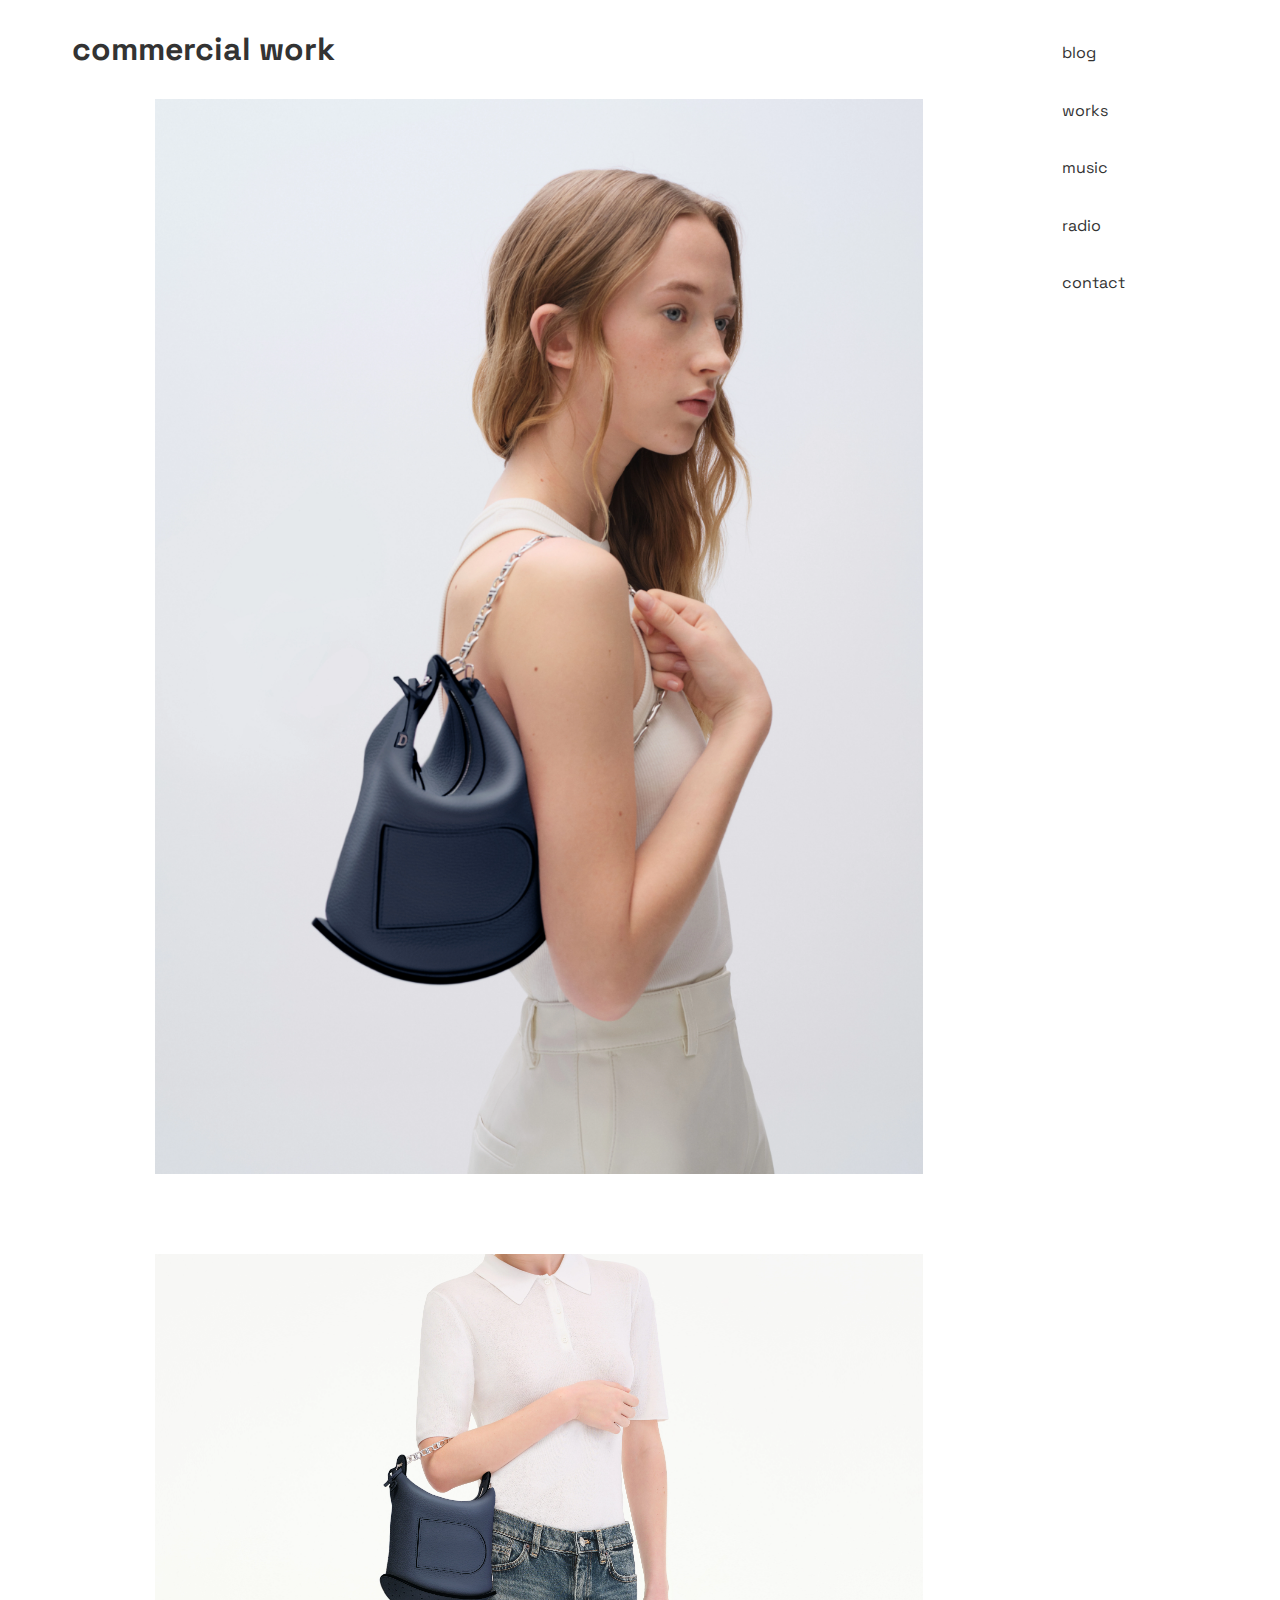
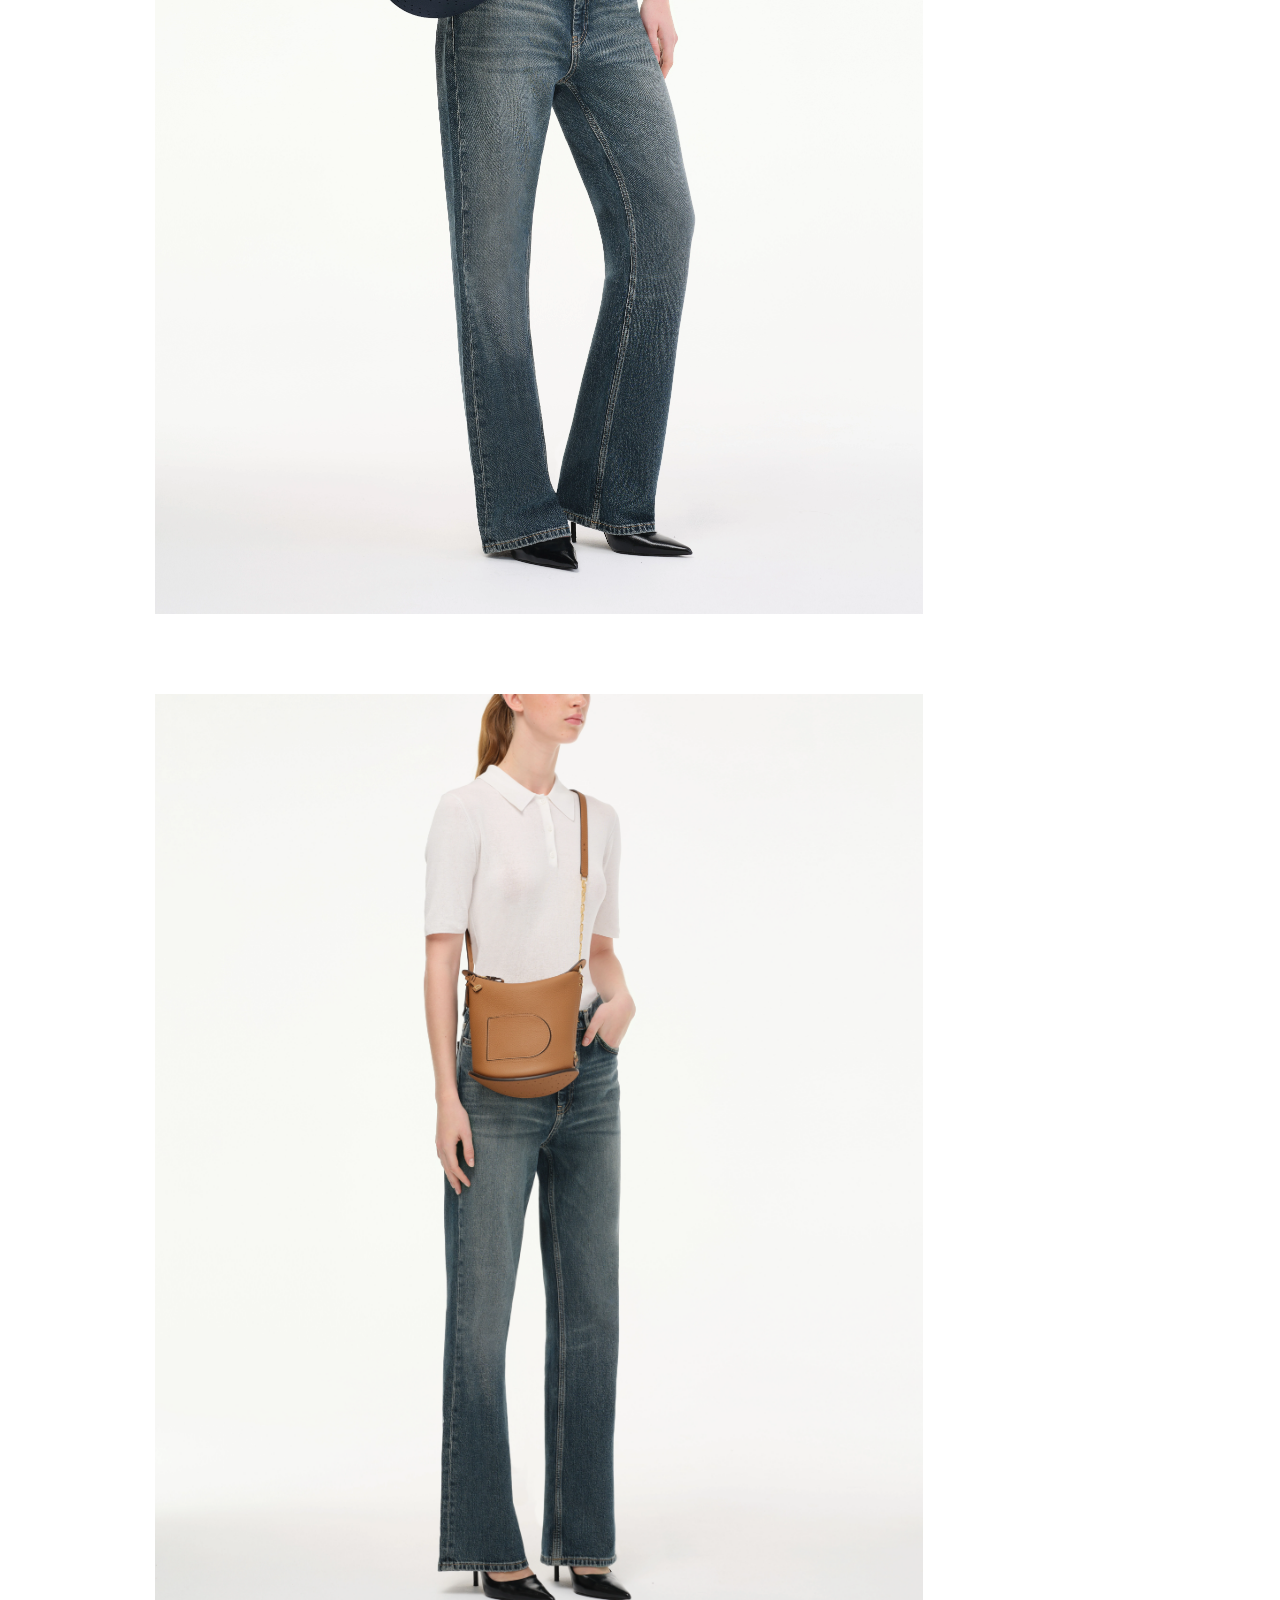
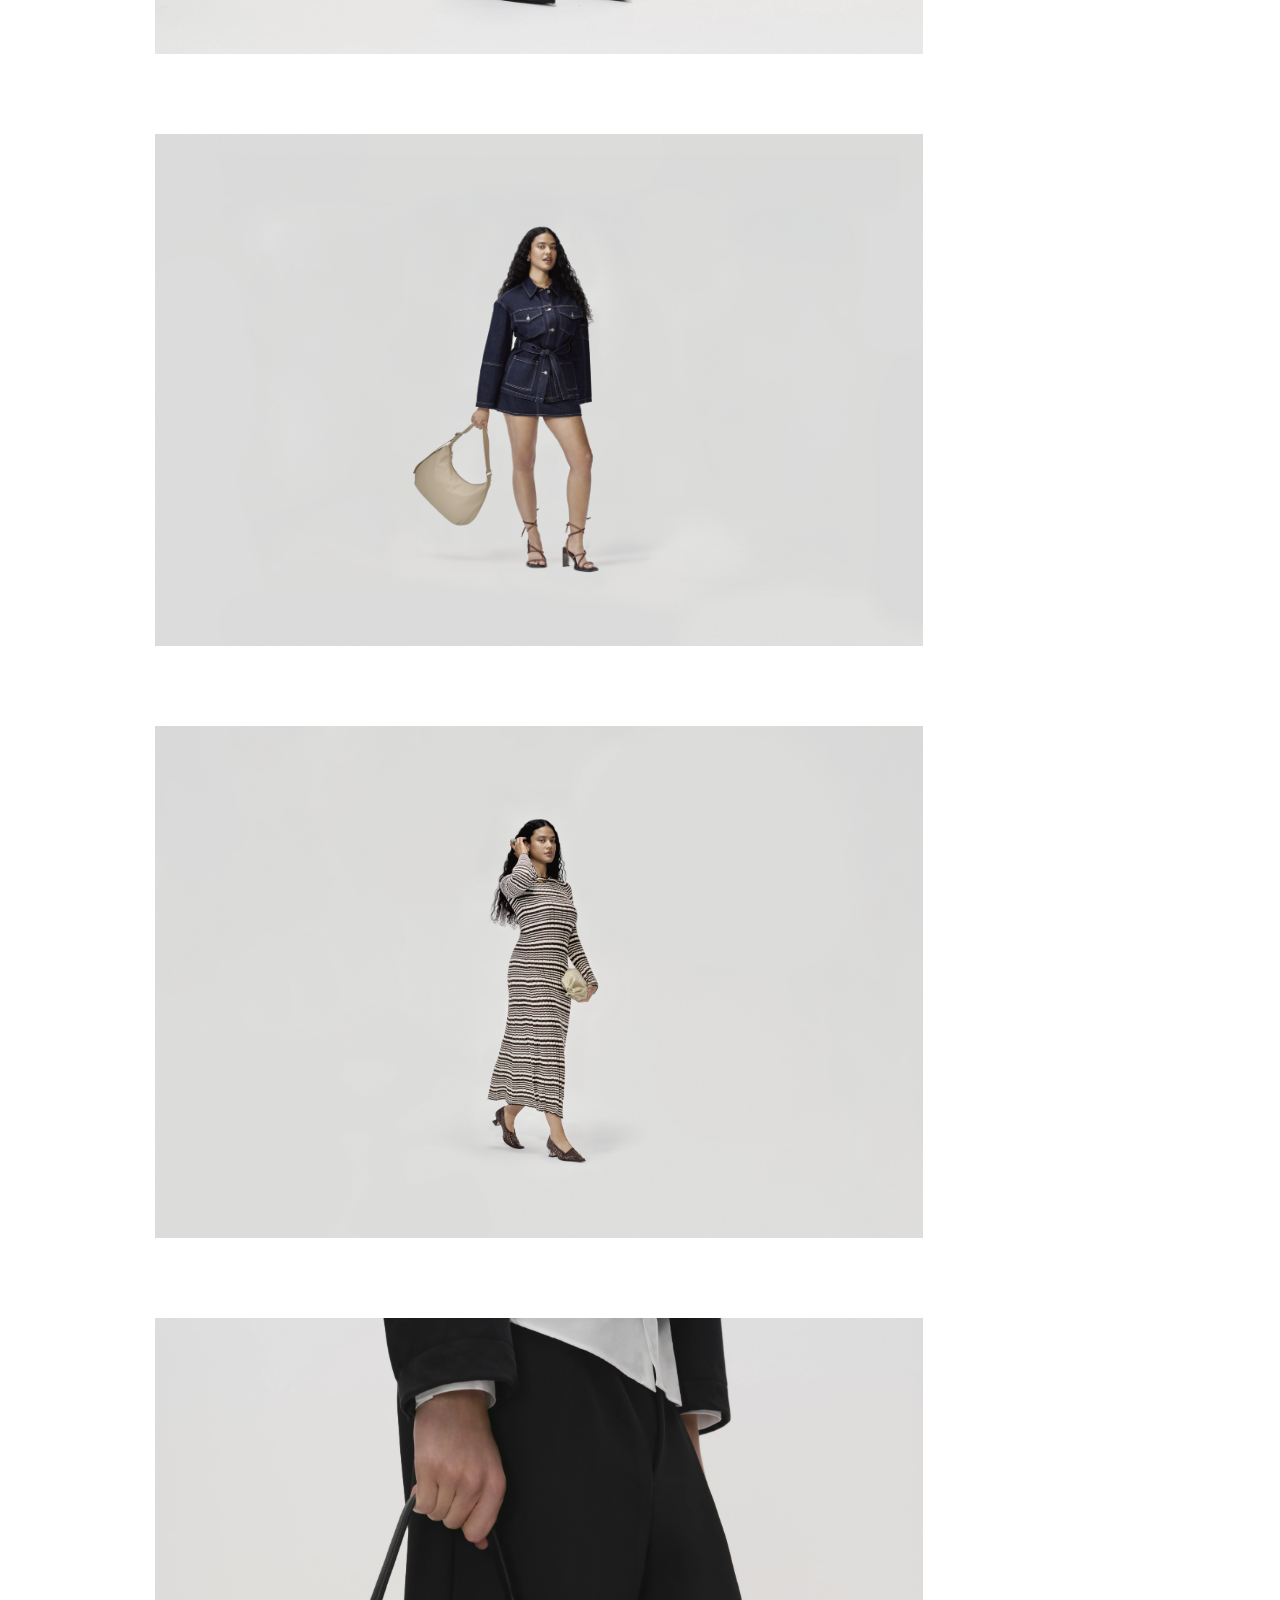
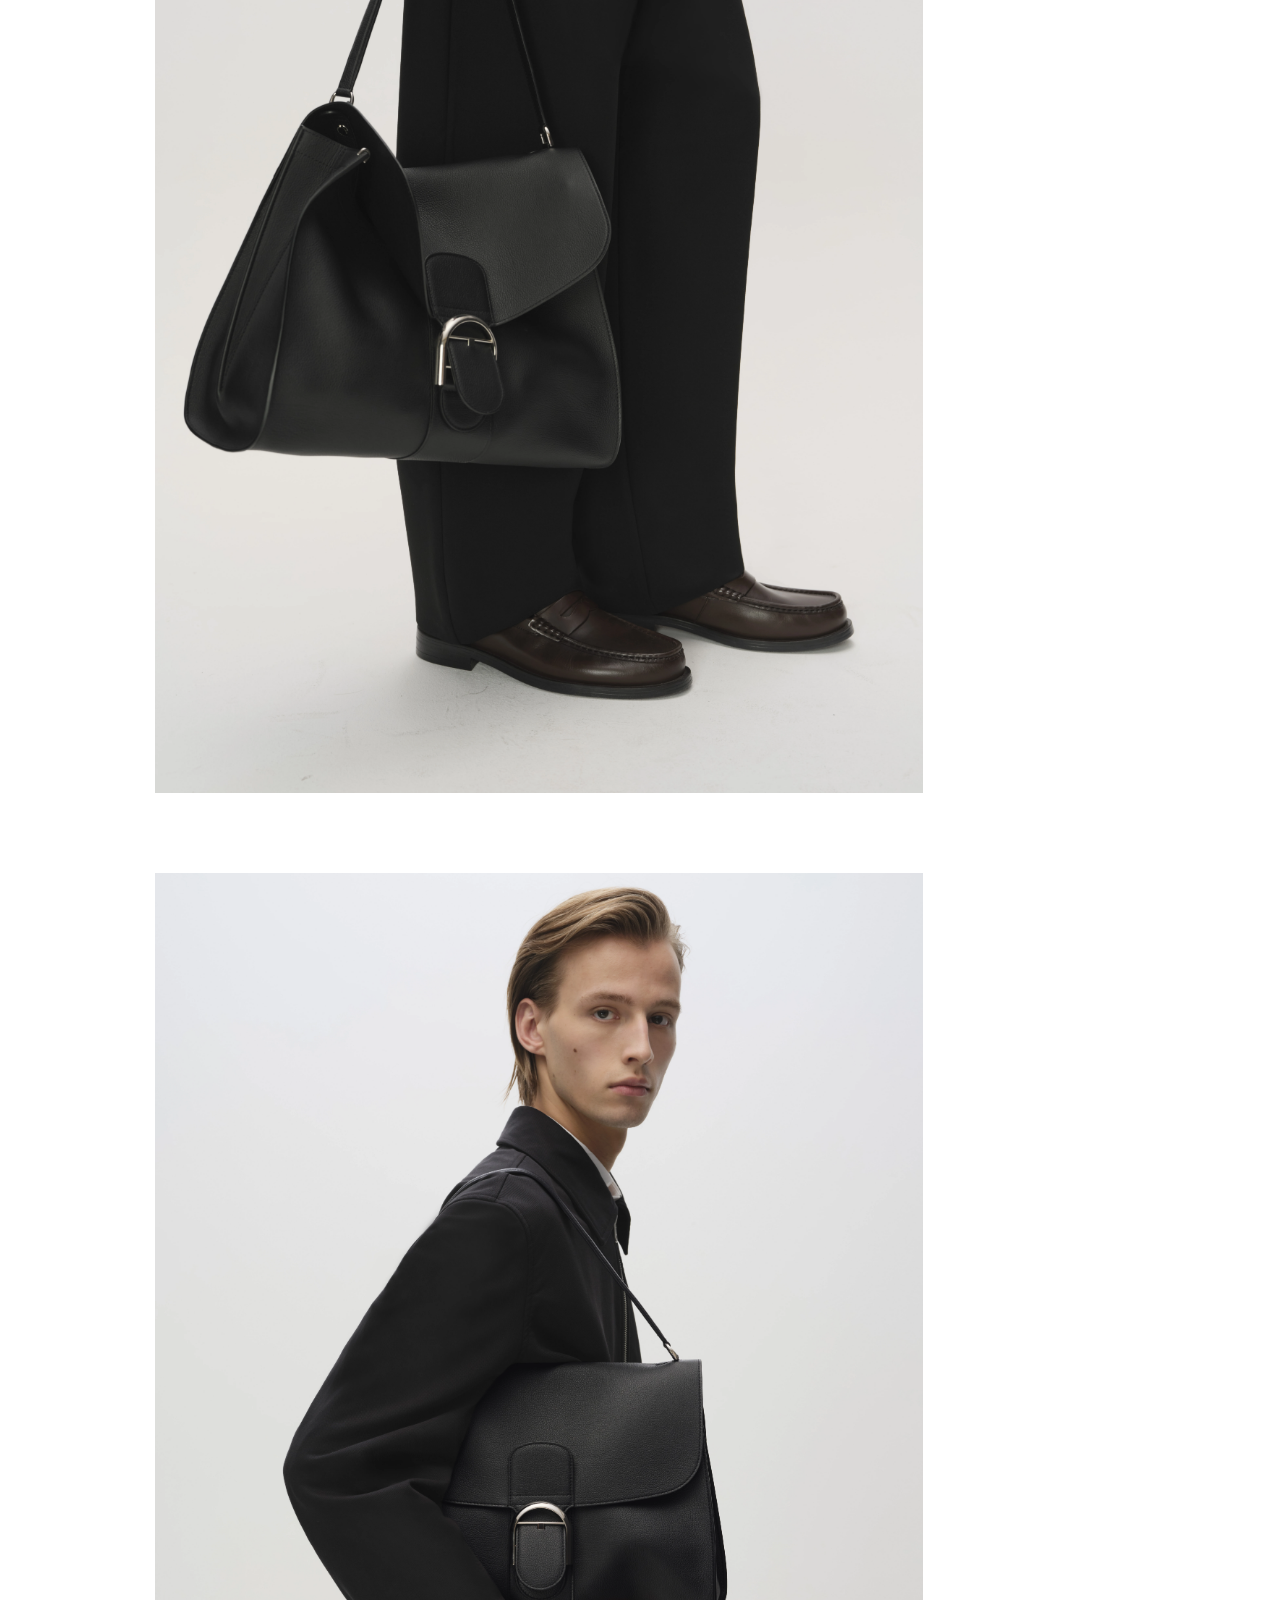
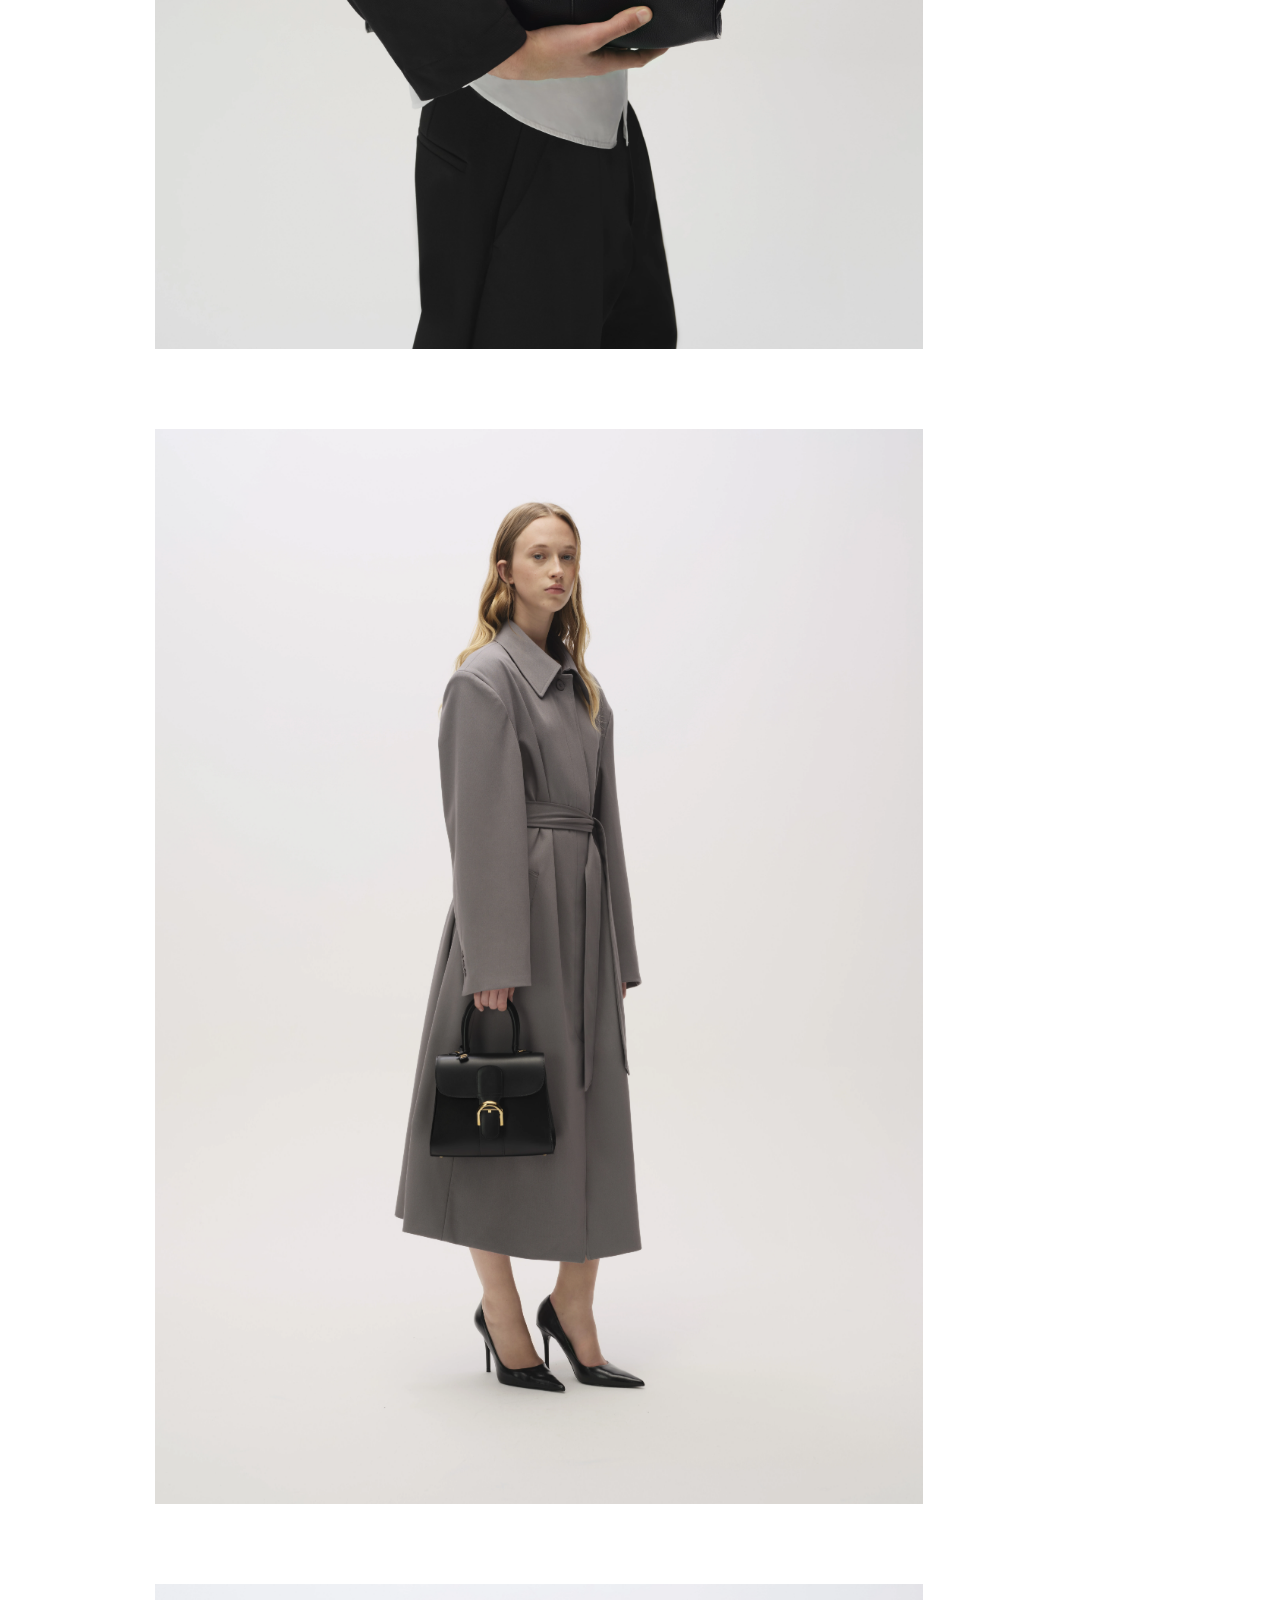
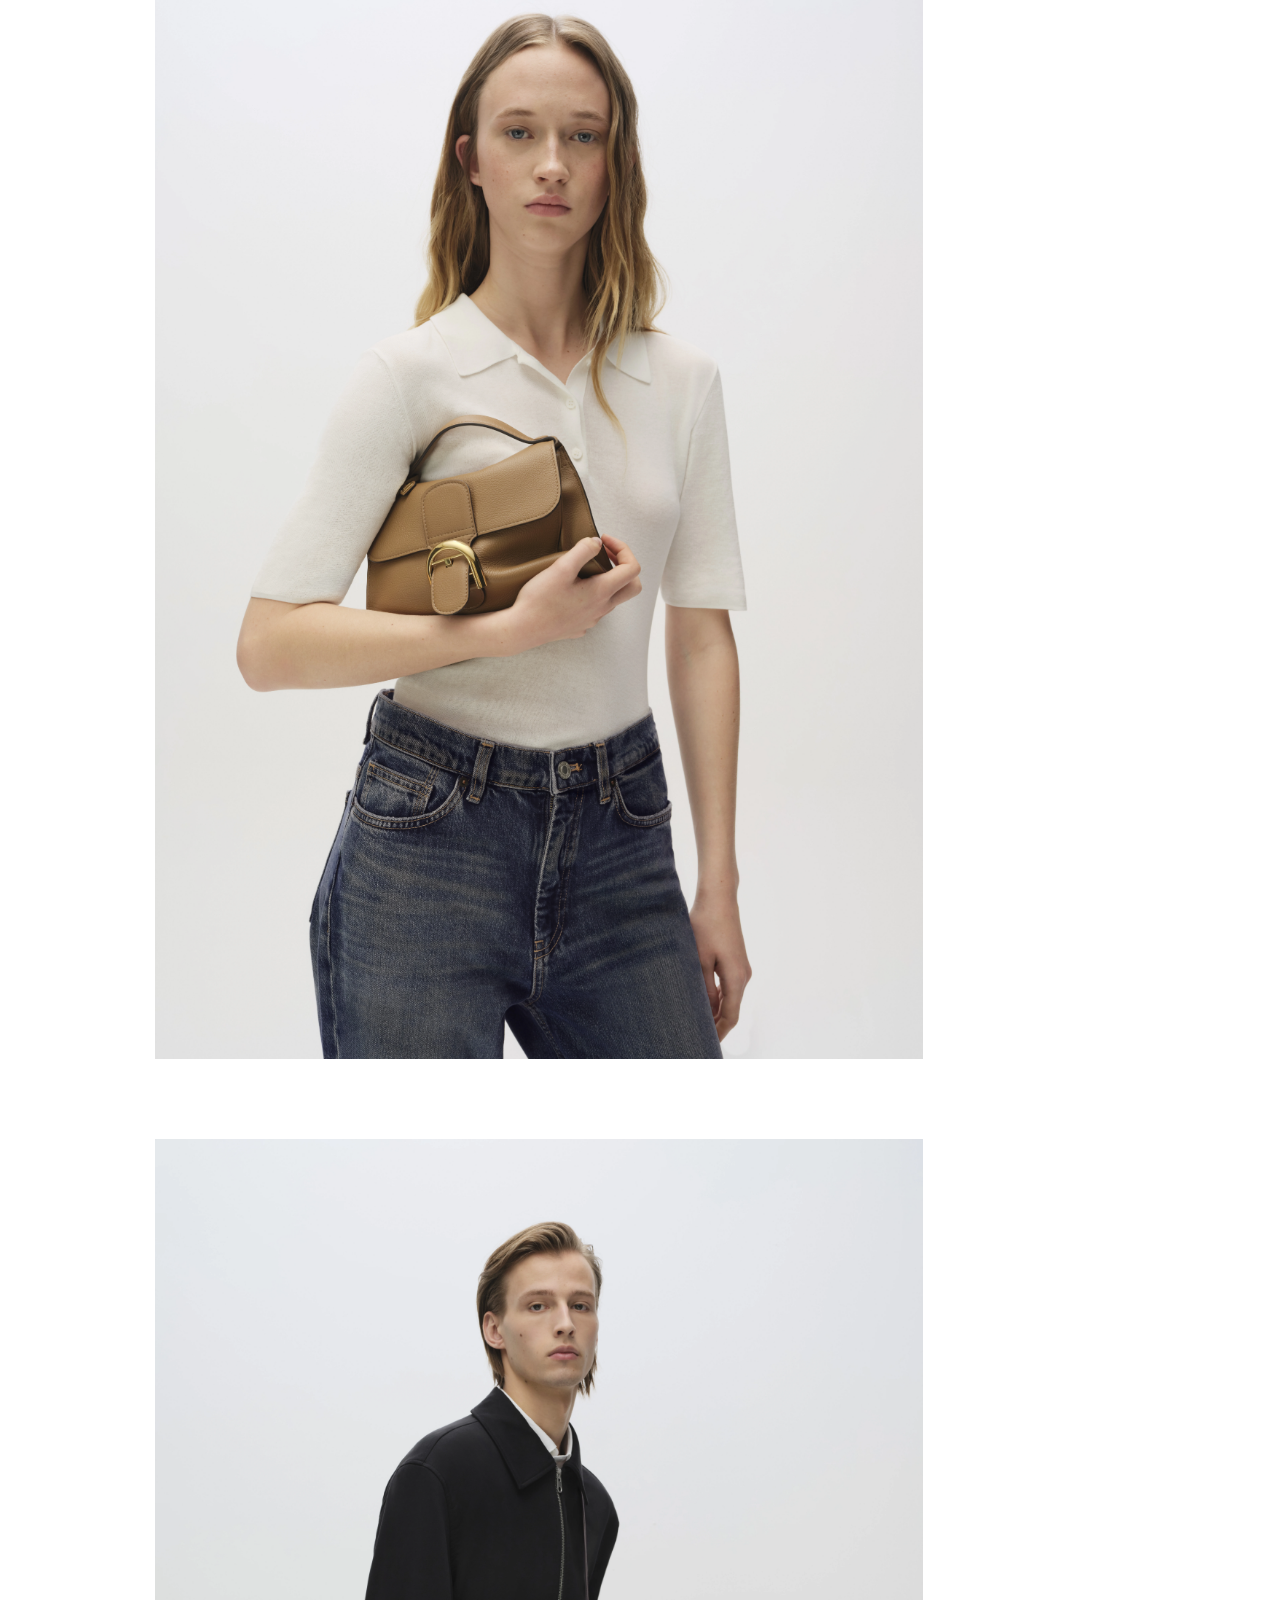
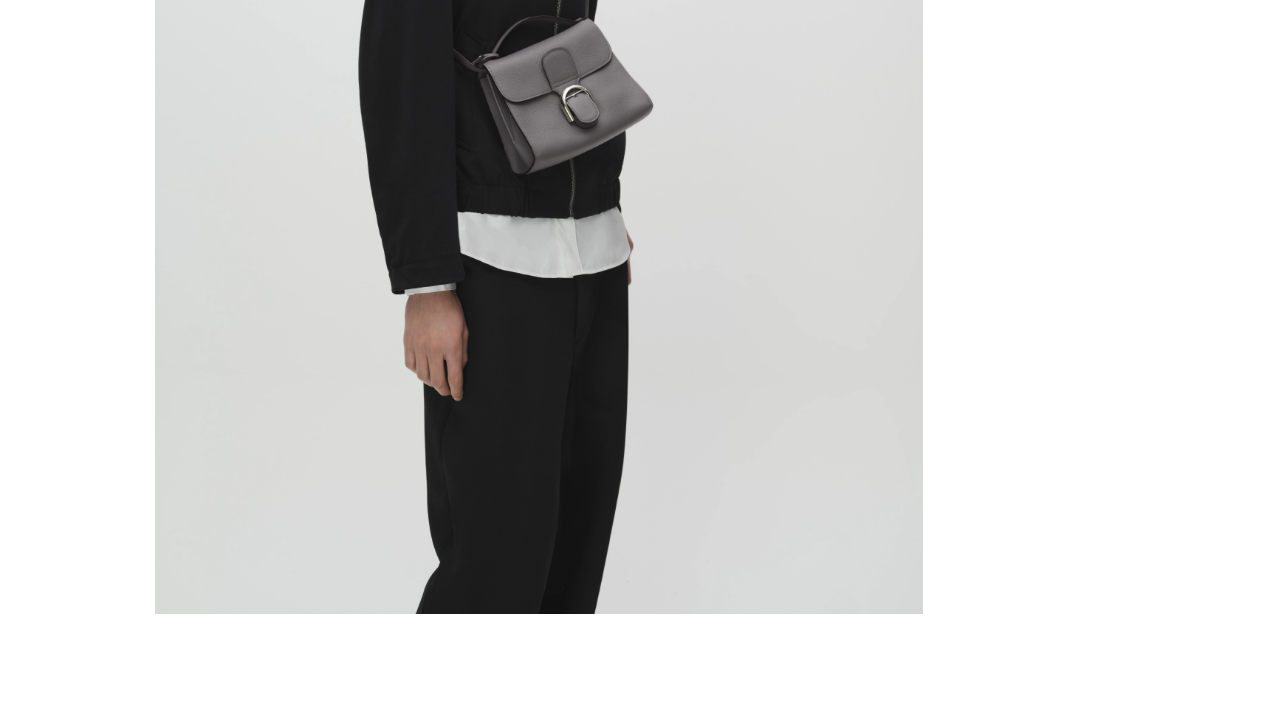
<file: commercial.html>
<!DOCTYPE html>
<html lang="en">
<head>
    <meta charset="UTF-8">
    <meta name="viewport" content="width=device-width, initial-scale=1.0">
    <title>commercial work - jonas</title>
    <link rel="stylesheet" href="styles.css">
    <link rel="stylesheet" href="sidebar.css">
</head>
<body>
    <div class="container">
        <nav class="sidebar">
            <ul>
                <li><a href="index.html#blog">blog</a></li>
                <li><a href="works.html">works</a></li>
                <li><a href="music.html">music</a></li>
                <li><a href="radio.html">radio</a></li>
                <li><a href="contact.html">contact</a></li>
            </ul>
        </nav>

        <main class="content">
            <section class="works-section">
                <h2>commercial work</h2>
                <div id="commercial-posts" class="blog-container">
                    <div class="blog-post">
                        <img src="commercial_webp/00001 Elevated_Pin Twist Taurillon Soft_Guimauve_0044.webp" alt="Elevated Pin Twist Taurillon Soft Guimauve">
                    </div>
                    <div class="blog-post">
                        <img src="commercial_webp/00002 Pin Twist Taurillon Soft_Mistral_0373.webp" alt="Pin Twist Taurillon Soft Mistral">
                    </div>
                    <div class="blog-post">
                        <img src="commercial_webp/00003 Pin Twist Taurillon Soft_Vegetal_0033.webp" alt="Pin Twist Taurillon Soft Vegetal">
                    </div>
                    <div class="blog-post">
                        <img src="commercial_webp/00007 Retouch_for_NewLayer_Zalando_1.webp" alt="Retouch for NewLayer Zalando 1">
                    </div>
                    <div class="blog-post">
                        <img src="commercial_webp/00008 Retouch_for_NewLayer_Zalando_2.webp" alt="Retouch for NewLayer Zalando 2">
                    </div>
                    <div class="blog-post">
                        <img src="commercial_webp/00010 Retouch_for_VictorPattyn_1.webp" alt="Retouch for VictorPattyn 1">
                    </div>
                    <div class="blog-post">
                        <img src="commercial_webp/00011 Retouch_for_VictorPattyn_2.webp" alt="Retouch for VictorPattyn 2">
                    </div>
                    <div class="blog-post">
                        <img src="commercial_webp/00012 Retouch_for_VictorPattyn_3.webp" alt="Retouch for VictorPattyn 3">
                    </div>
                    <div class="blog-post">
                        <img src="commercial_webp/00013 Retouch_for_VictorPattyn_4.webp" alt="Retouch for VictorPattyn 4">
                    </div>
                    <div class="blog-post">
                        <img src="commercial_webp/00014 Retouch_for_VictorPattyn_5.webp" alt="Retouch for VictorPattyn 5">
                    </div>
                </div>
            </section>
        </main>
    </div>
</body>
</html>
</file>
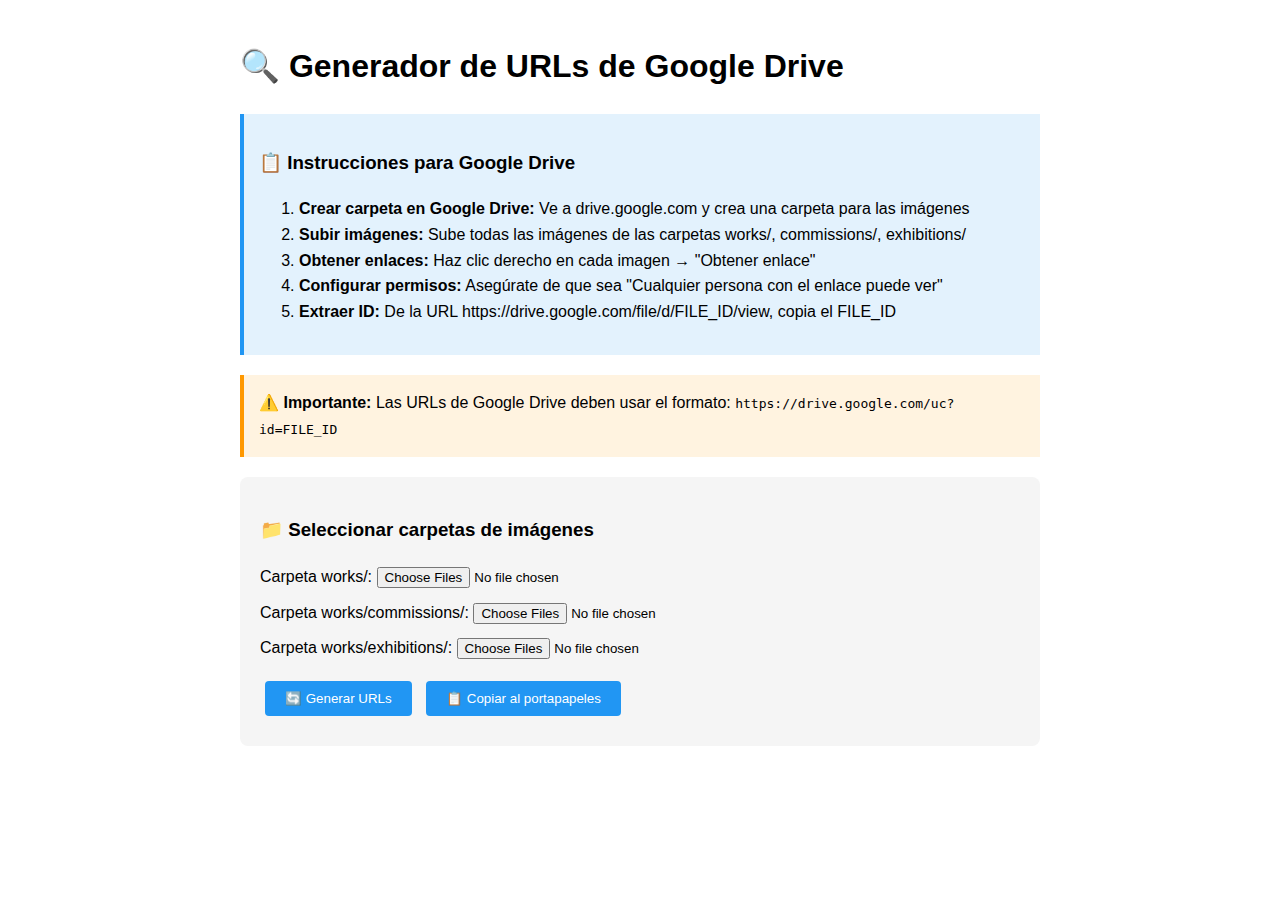
<file: generate_drive_urls.html>
<!DOCTYPE html>
<html lang="es">
<head>
    <meta charset="UTF-8">
    <meta name="viewport" content="width=device-width, initial-scale=1.0">
    <title>Generador de URLs de Google Drive</title>
    <style>
        body {
            font-family: Arial, sans-serif;
            max-width: 800px;
            margin: 0 auto;
            padding: 20px;
            line-height: 1.6;
        }
        .container {
            background: #f5f5f5;
            padding: 20px;
            border-radius: 8px;
            margin: 20px 0;
        }
        .instructions {
            background: #e3f2fd;
            border-left: 4px solid #2196f3;
            padding: 15px;
            margin: 20px 0;
        }
        .warning {
            background: #fff3e0;
            border-left: 4px solid #ff9800;
            padding: 15px;
            margin: 20px 0;
        }
        .url-output {
            background: #f1f8e9;
            border: 1px solid #4caf50;
            padding: 15px;
            border-radius: 4px;
            margin: 20px 0;
            white-space: pre-wrap;
            font-family: monospace;
            font-size: 12px;
        }
        button {
            background: #2196f3;
            color: white;
            border: none;
            padding: 10px 20px;
            border-radius: 4px;
            cursor: pointer;
            margin: 10px 5px;
        }
        button:hover {
            background: #1976d2;
        }
        .file-input {
            margin: 10px 0;
        }
        .section {
            margin: 20px 0;
            padding: 15px;
            border: 1px solid #ddd;
            border-radius: 4px;
        }
        .section h3 {
            margin-top: 0;
            color: #333;
        }
        .image-list {
            display: grid;
            grid-template-columns: repeat(auto-fill, minmax(200px, 1fr));
            gap: 10px;
            margin: 10px 0;
        }
        .image-item {
            background: white;
            padding: 10px;
            border-radius: 4px;
            border: 1px solid #ddd;
        }
        .image-item input {
            width: 100%;
            margin: 5px 0;
            padding: 5px;
            border: 1px solid #ccc;
            border-radius: 2px;
        }
        .copy-btn {
            background: #4caf50;
            font-size: 11px;
            padding: 5px 10px;
        }
    </style>
</head>
<body>
    <h1>🔍 Generador de URLs de Google Drive</h1>
    
    <div class="instructions">
        <h3>📋 Instrucciones para Google Drive</h3>
        <ol>
            <li><strong>Crear carpeta en Google Drive:</strong> Ve a drive.google.com y crea una carpeta para las imágenes</li>
            <li><strong>Subir imágenes:</strong> Sube todas las imágenes de las carpetas works/, commissions/, exhibitions/</li>
            <li><strong>Obtener enlaces:</strong> Haz clic derecho en cada imagen → "Obtener enlace"</li>
            <li><strong>Configurar permisos:</strong> Asegúrate de que sea "Cualquier persona con el enlace puede ver"</li>
            <li><strong>Extraer ID:</strong> De la URL https://drive.google.com/file/d/FILE_ID/view, copia el FILE_ID</li>
        </ol>
    </div>

    <div class="warning">
        <strong>⚠️ Importante:</strong> Las URLs de Google Drive deben usar el formato: <code>https://drive.google.com/uc?id=FILE_ID</code>
    </div>

    <div class="container">
        <h3>📁 Seleccionar carpetas de imágenes</h3>
        <div class="file-input">
            <label for="worksFolder">Carpeta works/:</label>
            <input type="file" id="worksFolder" webkitdirectory directory multiple>
        </div>
        <div class="file-input">
            <label for="commissionsFolder">Carpeta works/commissions/:</label>
            <input type="file" id="commissionsFolder" webkitdirectory directory multiple>
        </div>
        <div class="file-input">
            <label for="exhibitionsFolder">Carpeta works/exhibitions/:</label>
            <input type="file" id="exhibitionsFolder" webkitdirectory directory multiple>
        </div>
        
        <button onclick="generateURLs()">🔄 Generar URLs</button>
        <button onclick="copyToClipboard()">📋 Copiar al portapapeles</button>
    </div>

    <div id="urlOutput" class="url-output" style="display: none;"></div>

    <div id="sectionsContainer"></div>

    <script>
        let generatedURLs = '';

        function generateURLs() {
            const sections = {
                'works': document.getElementById('worksFolder').files,
                'commissions': document.getElementById('commissionsFolder').files,
                'exhibitions': document.getElementById('exhibitionsFolder').files
            };

            let output = '=== URLs para Google Sheets (Google Drive) ===\n\n';
            output += 'Date | Title | Content | Image URL | Section\n';
            output += '-----|-------|---------|-----------|--------\n';

            let sectionsHTML = '';

            for (const [sectionName, files] of Object.entries(sections)) {
                if (files.length > 0) {
                    sectionsHTML += `<div class="section">
                        <h3>📂 ${sectionName.toUpperCase()}</h3>
                        <div class="image-list">`;

                    for (let file of files) {
                        if (file.type.startsWith('image/')) {
                            const fileName = file.name;
                            const title = fileName.replace(/\.[^/.]+$/, '').replace(/_/g, ' ').replace(/\b\w/g, l => l.toUpperCase());
                            
                            output += ` | ${title} | Descripción | https://drive.google.com/uc?id=FILE_ID | ${sectionName}\n`;

                            sectionsHTML += `
                                <div class="image-item">
                                    <strong>${fileName}</strong><br>
                                    <input type="text" placeholder="Pega el FILE_ID aquí" 
                                           onchange="updateURL(this, '${fileName}', '${sectionName}')">
                                    <br>
                                    <small>URL: <span id="url-${fileName}">https://drive.google.com/uc?id=FILE_ID</span></small>
                                    <br>
                                    <button class="copy-btn" onclick="copyURL('${fileName}')">Copiar URL</button>
                                </div>`;
                        }
                    }

                    sectionsHTML += `</div></div>`;
                }
            }

            generatedURLs = output;
            document.getElementById('urlOutput').textContent = output;
            document.getElementById('urlOutput').style.display = 'block';
            document.getElementById('sectionsContainer').innerHTML = sectionsHTML;
        }

        function updateURL(input, fileName, section) {
            const fileId = input.value.trim();
            const url = fileId ? `https://drive.google.com/uc?id=${fileId}` : 'https://drive.google.com/uc?id=FILE_ID';
            document.getElementById(`url-${fileName}`).textContent = url;
        }

        function copyURL(fileName) {
            const url = document.getElementById(`url-${fileName}`).textContent;
            navigator.clipboard.writeText(url).then(() => {
                alert('URL copiada al portapapeles');
            });
        }

        function copyToClipboard() {
            if (generatedURLs) {
                navigator.clipboard.writeText(generatedURLs).then(() => {
                    alert('URLs copiadas al portapapeles');
                });
            } else {
                alert('Primero genera las URLs');
            }
        }
    </script>
</body>
</html>
</file>
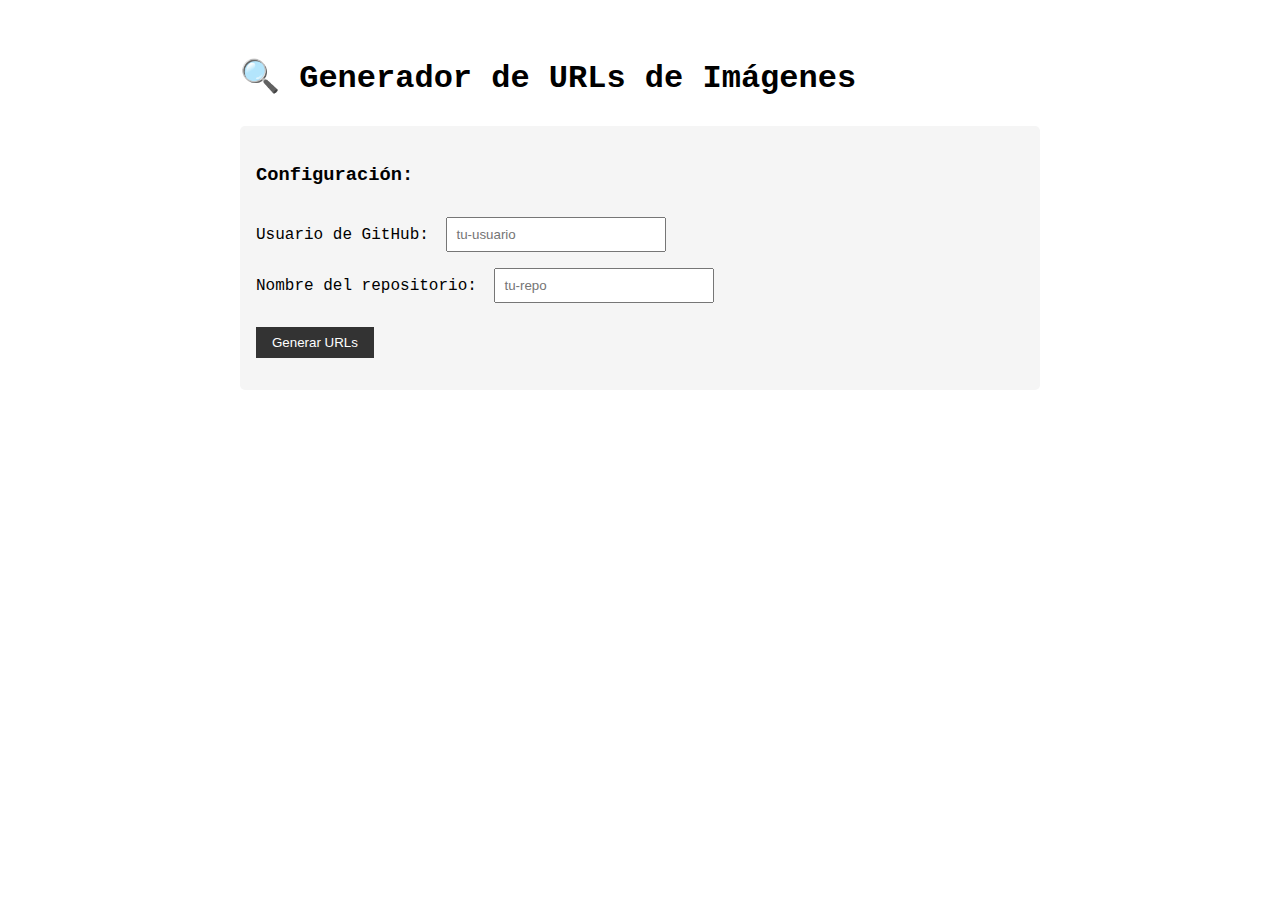
<file: generate_urls.html>
<!DOCTYPE html>
<html lang="en">
<head>
    <meta charset="UTF-8">
    <meta name="viewport" content="width=device-width, initial-scale=1.0">
    <title>Generador de URLs de Imágenes</title>
    <style>
        body {
            font-family: 'Courier New', monospace;
            max-width: 800px;
            margin: 0 auto;
            padding: 2rem;
            line-height: 1.6;
        }
        .config {
            background: #f5f5f5;
            padding: 1rem;
            margin-bottom: 2rem;
            border-radius: 5px;
        }
        input {
            width: 200px;
            padding: 0.5rem;
            margin: 0.5rem;
        }
        button {
            background: #333;
            color: white;
            padding: 0.5rem 1rem;
            border: none;
            cursor: pointer;
            margin: 1rem 0;
        }
        button:hover {
            background: #555;
        }
        .output {
            background: #f9f9f9;
            padding: 1rem;
            border-radius: 5px;
            white-space: pre-wrap;
            font-size: 0.9rem;
        }
        .copy-btn {
            background: #28a745;
            margin-left: 1rem;
        }
    </style>
</head>
<body>
    <h1>🔍 Generador de URLs de Imágenes</h1>
    
    <div class="config">
        <h3>Configuración:</h3>
        <label>Usuario de GitHub: <input type="text" id="githubUser" placeholder="tu-usuario"></label><br>
        <label>Nombre del repositorio: <input type="text" id="repoName" placeholder="tu-repo"></label><br>
        <button onclick="generateURLs()">Generar URLs</button>
    </div>
    
    <div id="output" class="output" style="display: none;"></div>
    
    <script>
        function generateURLs() {
            const githubUser = document.getElementById('githubUser').value;
            const repoName = document.getElementById('repoName').value;
            
            if (!githubUser || !repoName) {
                alert('Por favor, completa los campos de configuración');
                return;
            }
            
            const baseURL = `https://${githubUser}.github.io/${repoName}`;
            
            // Estructura esperada de carpetas
            const sections = ['works', 'commissions', 'exhibitions'];
            const imageExtensions = ['.jpg', '.jpeg', '.png', '.gif', '.webp', '.svg'];
            
            let output = '=== URLs para Google Sheets ===\n\n';
            output += 'Copia estas filas a tu Google Sheet:\n\n';
            output += 'Date | Title | Content | Image URL | Section\n';
            output += '-----|-------|---------|-----------|--------\n';
            
            // Generar URLs para cada sección
            sections.forEach(section => {
                // Simular nombres de archivos (en realidad necesitarías listar los archivos reales)
                const sampleImages = [
                    'imagen1.jpg',
                    'imagen2.png',
                    'proyecto1.jpg'
                ];
                
                sampleImages.forEach((image, index) => {
                    const imageURL = `${baseURL}/works/${section}/${image}`;
                    const title = image.replace(/\.[^/.]+$/, '').replace(/_/g, ' ').replace(/\b\w/g, l => l.toUpperCase());
                    
                    output += ` | ${title} | Descripción | ${imageURL} | ${section}\n`;
                });
            });
            
            output += '\n💡 Instrucciones:\n';
            output += '1. Reemplaza los nombres de archivo de ejemplo con tus archivos reales\n';
            output += '2. Añade títulos y descripciones personalizados\n';
            output += '3. Copia las filas a tu Google Sheet\n';
            
            const outputDiv = document.getElementById('output');
            outputDiv.textContent = output;
            outputDiv.style.display = 'block';
            
            // Añadir botón de copiar
            const copyBtn = document.createElement('button');
            copyBtn.textContent = 'Copiar al portapapeles';
            copyBtn.className = 'copy-btn';
            copyBtn.onclick = () => {
                navigator.clipboard.writeText(output).then(() => {
                    alert('URLs copiadas al portapapeles');
                });
            };
            outputDiv.appendChild(copyBtn);
        }
    </script>
</body>
</html>
</file>
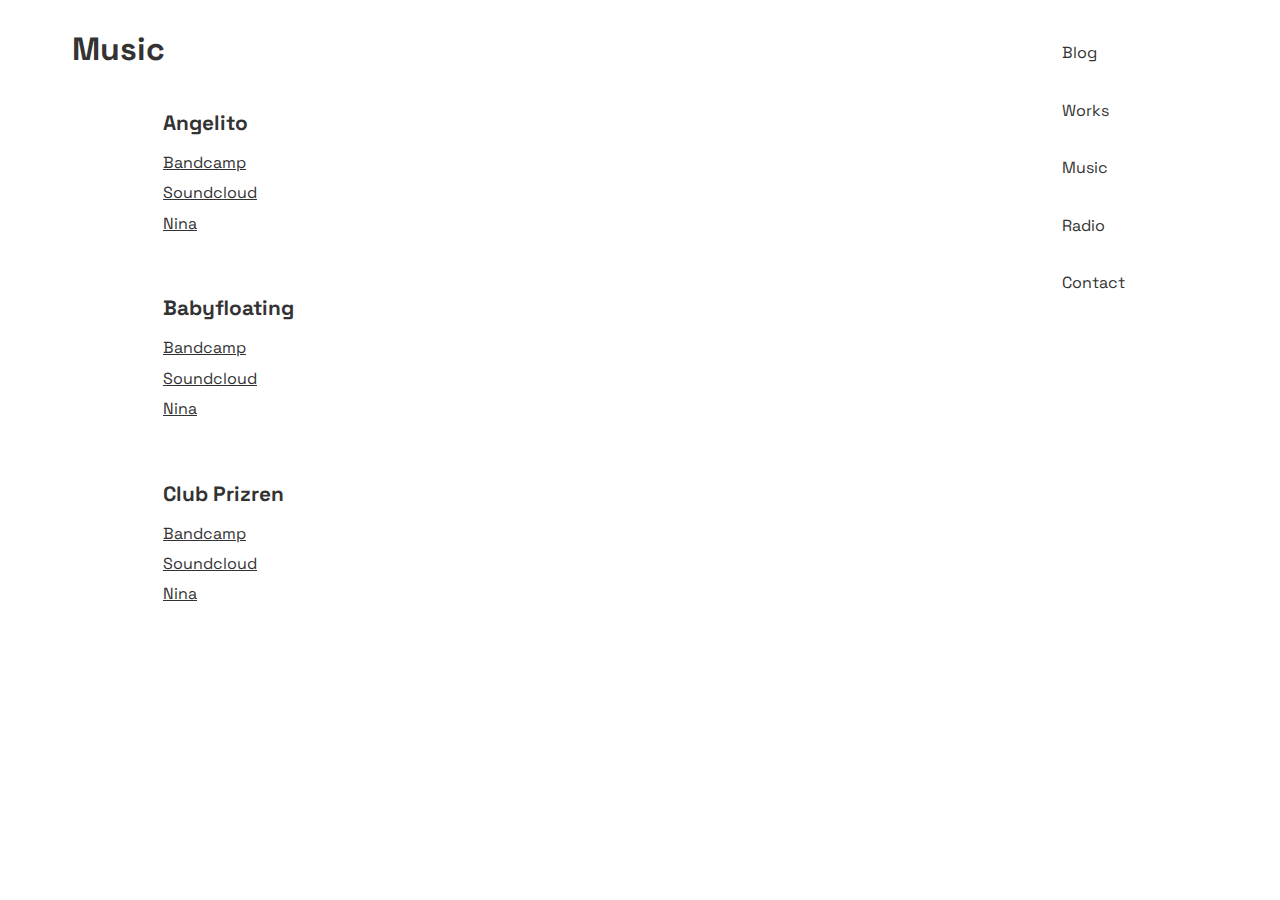
<file: music.html>
<!DOCTYPE html>
<html lang="en">
<head>
    <meta charset="UTF-8">
    <meta name="viewport" content="width=device-width, initial-scale=1.0">
    <title>Music - Jonas</title>
    <link rel="stylesheet" href="styles.css">
    <link rel="stylesheet" href="sidebar.css">
</head>
<body>
    <div class="container">
        <nav class="sidebar">
            <ul>
                <li><a href="index.html#blog">Blog</a></li>
                <li><a href="works.html">Works</a></li>
                <li><a href="music.html">Music</a></li>
                <li><a href="radio.html">Radio</a></li>
                <li><a href="contact.html">Contact</a></li>
            </ul>
        </nav>

        <main class="content">
            <h1>Music</h1>
            <div class="section-content">
                <div class="music-projects">
                    <div class="music-project">
                        <h2>Angelito</h2>
                        <p><a href="https://angelito17.bandcamp.com/album/malice-roadshow-starting-a-fight" target="_blank" class="music-link">Bandcamp</a></p>
                        <p><a href="https://on.soundcloud.com/ULwhgDYD9dbYHwFsQe" target="_blank" class="music-link">Soundcloud</a></p>
                        <p><a href="https://www.ninaprotocol.com/releases/angelito-malice-roadshow-starting-a-fight" target="_blank" class="music-link">Nina</a></p>
                    </div>
                    
                    <div class="music-project">
                        <h2>Babyfloating</h2>
                        <p><a href="https://babyfloating.bandcamp.com/album/babysmoking" target="_blank" class="music-link">Bandcamp</a></p>
                        <p><a href="https://on.soundcloud.com/XdokOAao7QmTZtzJTd" target="_blank" class="music-link">Soundcloud</a></p>
                        <p><a href="https://www.ninaprotocol.com/releases/babyfloating-babysmoking?ref=joni" target="_blank" class="music-link">Nina</a></p>
                    </div>
                    
                    <div class="music-project">
                        <h2>Club Prizren</h2>
                        <p><a href="https://clubprizren.bandcamp.com/album/club-prizren" target="_blank" class="music-link">Bandcamp</a></p>
                        <p><a href="https://on.soundcloud.com/5TynDngvW5TnY4UzwR" target="_blank" class="music-link">Soundcloud</a></p>
                        <p><a href="https://www.ninaprotocol.com/releases/club-prizren-club-prizren" target="_blank" class="music-link">Nina</a></p>
                    </div>
                </div>
            </div>
        </main>
    </div>
</body>
</html>
</file>
<file: styles.css>
@import url('https://fonts.googleapis.com/css2?family=Space+Grotesk:wght@300;400;500;600;700&display=swap');

@font-face {
    font-family: 'Template Gothic';
    src: url('./TemplateGothic.otf') format('opentype');
    font-weight: normal;
    font-style: normal;
}

* {
    margin: 0;
    padding: 0;
    box-sizing: border-box;
}

body {
    font-family: 'Space Grotesk', sans-serif;
    line-height: 1.6;
    color: #333;
    background-color: #fff;
}

a {
    color: inherit;
}

a:hover {
    text-decoration: none;
}

.container {
    display: flex;
    min-height: 100vh;
}

.content {
    flex: 1;
    margin-right: 250px;
    margin-left: 3rem;
    padding: 1.5rem;
}

.content > h1 {
    margin-bottom: 0.5rem;
    font-size: 2rem;
}

.works-section {
    margin-bottom: 4rem;
}

.works-section h2 {
    margin-bottom: 0.5rem;
    font-size: 2rem;
}

.blog-container {
    max-width: 800px;
    margin: 0 auto;
}

.blog-post {
    margin-bottom: 3rem;
    padding: 1rem;
    background-color: #fff;
}

.blog-post img {
    max-width: 100%;
    height: auto;
    margin: 0;
    display: block;
}

.blog-post h1,
.blog-post h2,
.blog-post h3 {
    margin-bottom: 1rem;
}

.blog-post .date {
    color: #666;
    font-size: 0.9rem;
    margin-bottom: 1rem;
}

/* Estilos para vídeos */
.blog-post iframe,
.blog-post video {
    width: 100%;
    height: 315px;
    border: none;
    margin: 1rem 0;
    background-color: #f5f5f5;
}

.blog-post video {
    background-color: #000;
}

/* Estilos para las nuevas secciones */
.section-content {
    max-width: 800px;
    margin: 0 auto;
}

.music-projects {
    display: flex;
    flex-direction: column;
    gap: 0.5rem;
}

.music-project {
    padding: 1.5rem;
    background-color: #fff;
}

.music-project h2 {
    margin-bottom: 0.3rem;
    font-size: 1.3rem;
}

.music-link {
    display: inline-block;
    margin-top: 0.3rem;
    color: #333;
    text-decoration: underline;
}

.music-link:hover {
    text-decoration: none;
}

.contact-project {
    padding: 1.5rem;
    background-color: #fff;
}

.contact-project a {
    text-decoration: underline;
}

.contact-project a:hover {
    text-decoration: none;
}

/* Mobile responsiveness */
@media (max-width: 768px) {
    .container {
        flex-direction: column;
    }
    .content {
        width: 100%;
        max-width: 100%;
        margin-right: 0;
        margin-left: 0;
        margin-top: 80px; /* Space for fixed header */
        padding-top: 1rem;
    }
    .blog-container {
        max-width: 100%;
        width: 100%;
    }
    .blog-post {
        padding: 0;
    }
    .blog-post img {
        margin: 0.04rem 0;
    }
    .blog-post h1,
    .blog-post h2,
    .blog-post h3 {
        margin-bottom: 0.04rem;
    }
    h1 {
        font-size: 1.5rem;
    }
    h2 {
        font-size: 1.125rem;
    }
    h3 {
        font-size: 0.75rem;
    }
    h1, h2, h3 {
        margin-bottom: 0.3rem;
    }
    .contact-project {
        padding: 1rem;
    }
    .contact-project-details {
        margin-left: 0;
    }
}

.blog-container h1 {
    margin-bottom: 0.5rem;
    font-size: 2rem;
}

.blog-container h2 {
    margin-bottom: 0.5rem;
    font-size: 1.5rem;
}

/* Works Table Styles */
.works-table-container {
    max-width: 100%;
    overflow-x: auto;
}

.works-table {
    width: 100%;
    border-collapse: collapse;
    margin-top: 1rem;
    font-family: 'Space Grotesk', sans-serif;
}

.works-table th,
.works-table td {
    padding: 0.75rem;
    text-align: left;
    border-bottom: 1px solid #ddd;
    vertical-align: top;
}

.works-table th:nth-child(1),
.works-table td:nth-child(1) {
    width: 20%;
}

.works-table th:nth-child(2),
.works-table td:nth-child(2) {
    width: 15%;
}

.works-table th:nth-child(3),
.works-table td:nth-child(3) {
    width: 40%;
}

.works-table th:nth-child(4),
.works-table td:nth-child(4) {
    width: 15%;
}

.works-table th:nth-child(5),
.works-table td:nth-child(5) {
    width: 10%;
    text-align: center;
}

.works-table th {
    font-weight: 600;
    color: #333;
    background-color: #f0f0f0;
}

/* Hover effect for table rows - desktop only */
@media (min-width: 769px) {
    .works-table tbody tr:hover {
        background-color: #fafafa;
        transition: background-color 0.2s ease;
    }
}

.works-table td {
    vertical-align: top;
}

.works-table .view-work {
    color: #000;
    text-decoration: underline;
    cursor: pointer;
}

.works-table .view-work:hover {
    text-decoration: none;
}

.sort-arrow {
  font-size: 1.1em;
  margin-left: 0.2em;
  vertical-align: middle;
  color: #888;
}


/* Mobile responsiveness for works table */
@media (max-width: 768px) {
    html, body, .container {
        overflow-x: hidden !important;
        box-sizing: border-box;
    }
    .works-table-container {
        width: 100% !important;
        box-sizing: border-box;
        padding-left: -6px;
        padding-right: -6px;
        margin: 0 !important;
        overflow-x: hidden !important;
    }
    .works-table {
        width: 100% !important;
        min-width: unset !important;
        max-width: 100% !important;
        table-layout: fixed;
        overflow-x: hidden !important;
    }
    .works-table th,
    .works-table td {
        padding: 0.3rem 0.2rem;
        font-size: 0.82rem;
        word-break: break-word;
        box-sizing: border-box;
    }
    .works-table th:nth-child(1),
    .works-table td:nth-child(1) {
        width: 50%;
        max-width: 50%;
        overflow: hidden;
        text-overflow: ellipsis;
        white-space: nowrap;
        box-sizing: border-box;
    }
    .works-table th:nth-child(2),
    .works-table td:nth-child(2) {
        width: 15%;
        max-width: 15%;
        overflow: hidden;
        text-overflow: ellipsis;
        white-space: nowrap;
        box-sizing: border-box;
    }
    .works-table th:nth-child(3),
    .works-table td:nth-child(3) {
        width: 35%;
        max-width: 35%;
        overflow: hidden;
        text-overflow: ellipsis;
        white-space: nowrap;
        text-align: left;
        box-sizing: border-box;
    }
    .mobile-title {
        color: #111 !important;
        text-decoration: underline !important;
        cursor: pointer;
    }
    
    .modal-content {
        width: 95%;
        margin: 5% auto;
        padding: 1rem;
    }
    
    .close-modal {
        top: 0.5rem;
        right: 1rem;
        font-size: 1.5rem;
    }
} 

@media (max-width: 768px) {
    .content {
        padding-left: 1rem !important;
        padding-right: 1rem !important;
    }
} 

@media (max-width: 768px) {
    .works-section {
        margin-left: 0px !important;
        margin-right: 0px !important;
        padding-left: 0 !important;
        padding-right: 0 !important;
    }
}
</file>
<file: sidebar.css>
.sidebar {
    width: 250px;
    background-color: #fff;
    padding: 2rem;
    position: fixed;
    right: 0;
    height: 100vh;
    overflow-y: auto;
}

.sidebar ul {
    list-style: none;
}

.sidebar li {
    margin-bottom: 1rem;
}

.sidebar a {
    text-decoration: none;
    color: #333;
    font-size: 1rem;
    display: block;
    padding: 0.5rem 0;
}

.sidebar .submenu ul {
    margin-left: 1rem;
    border-left: 1px solid #ddd;
    padding-left: 1rem;
}

@media (max-width: 768px) {
    .sidebar {
        width: 100%;
        height: auto;
        position: relative;
        border-bottom: 1px solid #ddd;
    }
}
</file>
